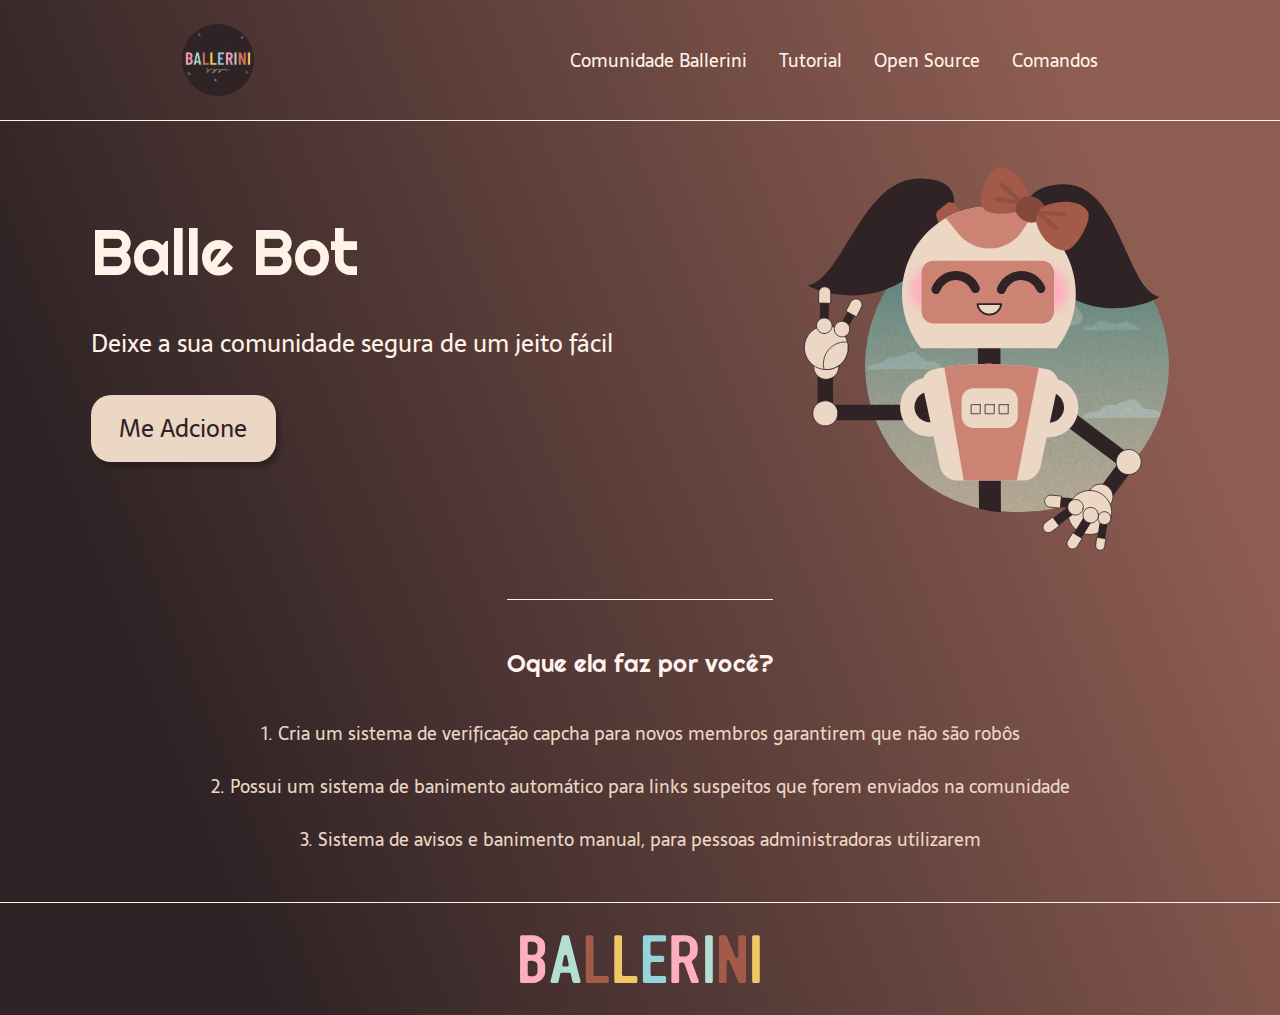
<file: Landing-Page/Index.html>
<!DOCTYPE html>
<html lang="pt-BR">
<head>
    <meta charset="UTF-8">
    <meta name="viewport" content="width=device-width, initial-scale=1.0">
    <meta name="description" content="Um bot que ira moderar e deixar a sua comunidade segura de um jeito facil">
    <link rel="stylesheet" type="text/css" href="style.css"/>
    <title>Balle Bot - Modere a sua comunidade do Discord</title>
</head>
<body>
    <header class="cabecalho">
        <img class="cabecalho-imagem" src="Logo.svg" alt="Logo da comunidade Ballerini"/>
        <nav class="cabecalho-menu">
            <a class="cabecalho-menu-item" href="https://discord.com/invite/wagxzStdcR" target="_blank">Comunidade Ballerini</a>
            <a class="cabecalho-menu-item">Tutorial</a>
            <a class="cabecalho-menu-item">Open Source</a>
            <a class="cabecalho-menu-item">Comandos</a>
        </nav>
    </header>
    <main class="principal">
        <section class="conteudo-principal">
            <div class="principal-escrito"> 
                <h1 class="principal-escrito-titulo">Balle Bot</h1>
                <h2 class="principal-escrito-subtitulo">Deixe a sua comunidade segura de um jeito fácil</h2>
                <button class="principal-escrito-botao">Me Adcione</button>
            </div>
            <img class="principal-imagem" src="battlebot1.svg" alt="Imagem da Balle Bot">
        </section>
        <section class="secundario">
            <h3 class="secundario-titulo">Oque ela faz por você?</h3>
            <p class="secundario-paragrafo">1. Cria um <strong>sistema de verificação capcha</strong> para novos membros garantirem que não são robôs</p>
            <p class="secundario-paragrafo">2. Possui um <strong>sistema de banimento automático</strong> para links suspeitos que forem enviados na comunidade</p>
            <p class="secundario-paragrafo">3. <strong>Sistema de avisos e banimento manual</strong>, para pessoas administradoras utilizarem</p>
        </section>
    </main>
    <footer class="rodape">
        <img class="imagem-rodape" src="BALLERINI.svg">
    </footer>
</body>
</html>
</file>
<file: Landing-Page/style.css>
@import url('https://fonts.googleapis.com/css2?family=Righteous&display=swap');
@import url('https://fonts.googleapis.com/css2?family=Righteous&family=Sarala&display=swap');

* {
    margin: 0;
    padding: 0;
    box-sizing: border-box;
    text-decoration: none;
}

body {
    font-size: 100%;;
    background: linear-gradient(68.15deg, #2F2325 16.62%, #8E5D52 85.61%);
}

.cabecalho {
    display: flex;
    flex-direction: row;
    align-items: center;
    justify-content: space-around;
    padding: 24px;
}

.cabecalho-imagem {
    height: 72px;
}

.cabecalho-menu {
    display: flex;
    gap: 32px;
}

.cabecalho-menu-item {
    font-family: 'Sarala', sans-serif;
    color: #FFF2E7;
    font-weight: 400;
    font-size: 18px;
}

.principal {
    margin-bottom: 48px;
    border-top: 0.4px solid #FFF2E7;
}

.conteudo-principal {
    display: flex;
    flex-direction: row;
    align-items: center;
    justify-content: space-around;
}

.principal-escrito {
    display: flex;
    flex-direction: column;
    gap: 32px;
}

.principal-escrito-titulo {
    font-family: 'Righteous', cursive;
    font-weight: 400;
    font-size: 64px;
    color: #FFF2E7;
}

.principal-escrito-subtitulo {
    font-family: 'Sarala', sans-serif;
    color: #FFF2E7;
    font-weight: 400;
    font-size: 24px;
}

.principal-escrito-botao {
    background-color: #ECD6C4;
    width: 185px;
    height: 67px;
    border: none;
    box-shadow: 4px 5px 4px rgba(0, 0, 0, 0.25);
    border-radius: 20px;
    font-family: 'Sarala', sans-serif;
    color: #2f2325;
    font-weight: 400;
    font-size: 24px;
}

.principal-escrito-botao:hover {
    background-color: rgba(236, 214, 196, 0.53);
}

.principal-imagem {
    height: 430px;
}

.secundario {
    display: flex;
    flex-direction: column;
    align-items: center;
    gap: 24px;
    margin-top: 48px;
}

.secundario-titulo {
    border-top: 0.4px solid #FFF2E7;
    padding-top: 48px;
    color: #FFF2EF;
    font-family: 'Righteous', cursive;
    font-weight: 400;
    font-size: 24px;
    margin-bottom: 16px;
}

.secundario-paragrafo {
    font-family: 'Sarala', sans-serif;
    font-weight: 300;
    font-size: 18px;
    color: #ECD6C4;
}

.rodape {
    border-top: 0.4px solid #FFF2E7;
    padding: 32px;

}

.imagem-rodape {
    height: 48px;
    display: block;
    margin:  0 auto;
}
</file>
